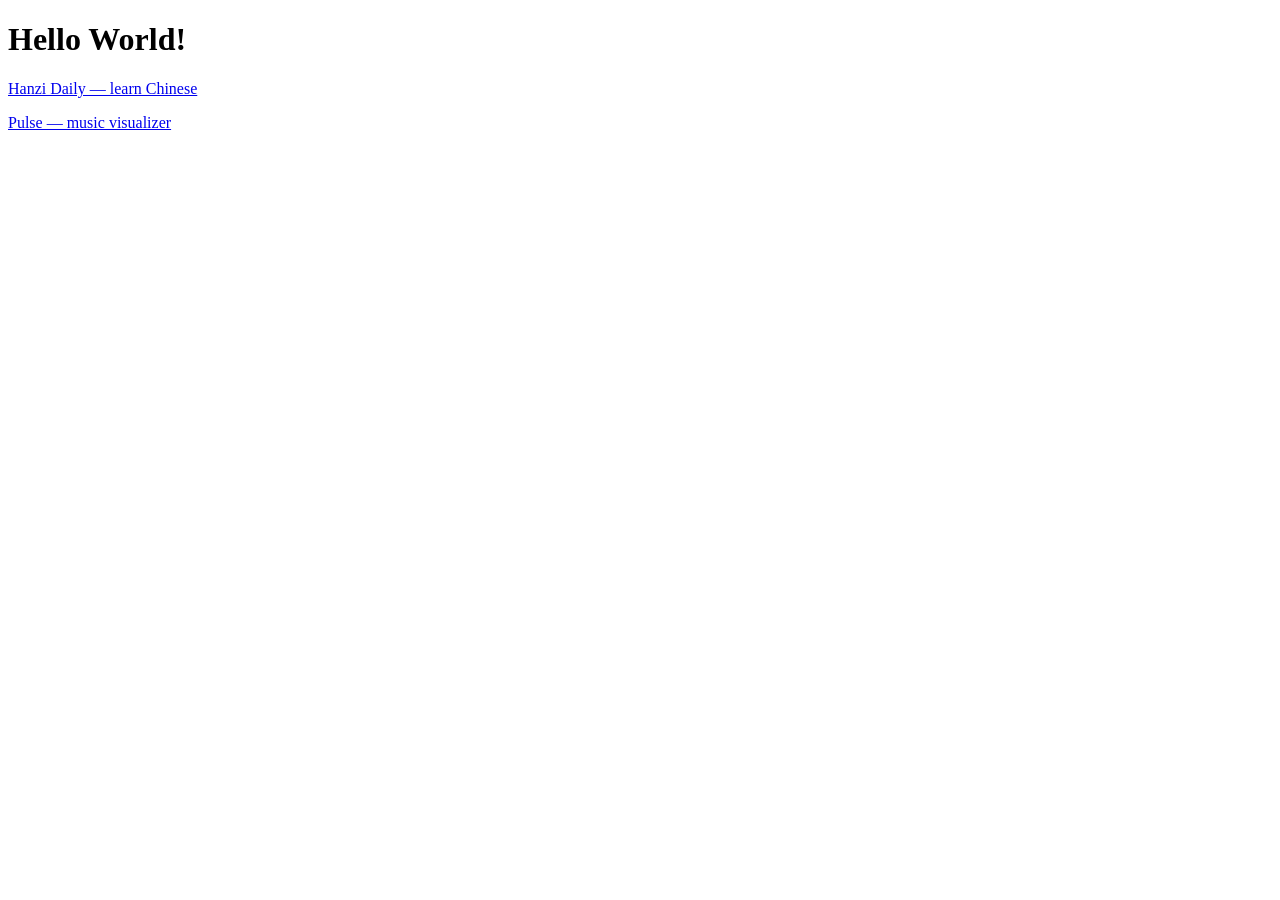
<file: index.html>
<!doctype html>
<html lang="en">
<head>
  <meta charset="utf-8">
  <meta name="viewport" content="width=device-width, initial-scale=1">
  <title>Mysteryaxis</title>
</head>
<body>
  <h1>Hello World!</h1>
  <p><a href="chinese/">Hanzi Daily — learn Chinese</a></p>
  <p><a href="visualizer/">Pulse — music visualizer</a></p>
</body>
</html>
</file>
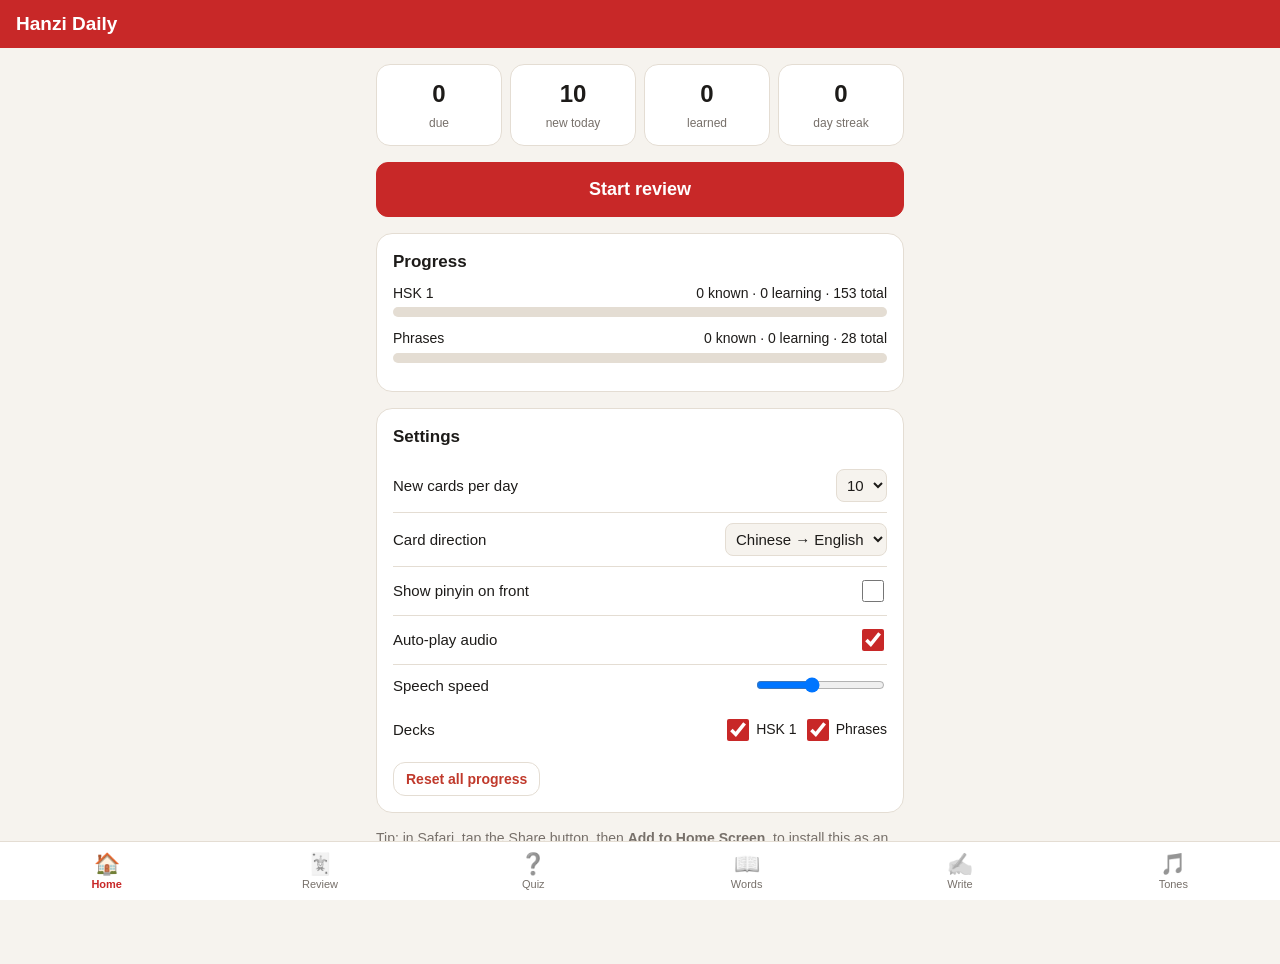
<file: chinese/index.html>
<!doctype html>
<html lang="en">
<head>
  <meta charset="utf-8">
  <meta name="viewport" content="width=device-width, initial-scale=1, viewport-fit=cover, user-scalable=no">
  <title>Hanzi Daily</title>
  <meta name="description" content="Learn Mandarin Chinese with spaced-repetition flashcards, quizzes, tones and stroke order.">
  <meta name="theme-color" content="#c82828">
  <meta name="apple-mobile-web-app-capable" content="yes">
  <meta name="mobile-web-app-capable" content="yes">
  <meta name="apple-mobile-web-app-status-bar-style" content="black-translucent">
  <meta name="apple-mobile-web-app-title" content="Hanzi">
  <link rel="apple-touch-icon" href="icons/icon-180.png">
  <link rel="icon" type="image/png" href="icons/icon-192.png">
  <link rel="manifest" href="manifest.webmanifest">
  <link rel="stylesheet" href="style.css">
</head>
<body>
  <header class="topbar">
    <h1 id="title">Hanzi Daily</h1>
  </header>

  <main id="main">
    <!-- HOME -->
    <section id="view-home" class="view active">
      <div class="stats">
        <div class="stat"><b id="stat-due">0</b><span>due</span></div>
        <div class="stat"><b id="stat-new">0</b><span>new today</span></div>
        <div class="stat"><b id="stat-learned">0</b><span>learned</span></div>
        <div class="stat"><b id="stat-streak">0</b><span>day streak</span></div>
      </div>
      <button class="btn primary big" id="start-review">Start review</button>
      <div class="card-panel">
        <h2>Progress</h2>
        <div id="deck-progress"></div>
      </div>
      <div class="card-panel">
        <h2>Settings</h2>
        <label class="row">New cards per day
          <select id="set-newPerDay">
            <option>5</option><option>10</option><option>15</option><option>20</option><option>30</option>
          </select>
        </label>
        <label class="row">Card direction
          <select id="set-direction">
            <option value="zh-en">Chinese → English</option>
            <option value="en-zh">English → Chinese</option>
            <option value="mixed">Mixed</option>
          </select>
        </label>
        <label class="row">Show pinyin on front
          <input type="checkbox" id="set-pinyinFront">
        </label>
        <label class="row">Auto-play audio
          <input type="checkbox" id="set-autoplay">
        </label>
        <label class="row">Speech speed
          <input type="range" id="set-rate" min="0.5" max="1.2" step="0.1">
        </label>
        <div class="row">Decks
          <span id="set-decks" class="deck-toggles"></span>
        </div>
        <button class="btn danger small" id="reset">Reset all progress</button>
      </div>
      <p class="hint" id="install-hint">Tip: in Safari, tap the Share button, then <b>Add to Home Screen</b>, to install this as an app. It also works offline.</p>
    </section>

    <!-- REVIEW -->
    <section id="view-review" class="view">
      <div class="progressbar"><div id="review-bar"></div></div>
      <div id="review-card" class="flashcard">
        <div class="fc-front"></div>
        <div class="fc-back hidden"></div>
      </div>
      <div id="review-actions">
        <button class="btn primary big" id="reveal">Show answer</button>
        <div class="grades hidden" id="grades">
          <button class="btn g-again" data-grade="0">Again<small id="iv0"></small></button>
          <button class="btn g-hard" data-grade="1">Hard<small id="iv1"></small></button>
          <button class="btn g-good" data-grade="2">Good<small id="iv2"></small></button>
          <button class="btn g-easy" data-grade="3">Easy<small id="iv3"></small></button>
        </div>
      </div>
      <div id="review-done" class="done hidden">
        <div class="done-emoji">🎉</div>
        <h2>All done for now!</h2>
        <p>Come back later for more reviews, or try a quiz.</p>
        <button class="btn primary" data-goto="quiz">Take a quiz</button>
        <button class="btn" id="more-new">Learn 5 more new words</button>
      </div>
    </section>

    <!-- QUIZ -->
    <section id="view-quiz" class="view">
      <div id="quiz-setup">
        <h2>Quiz</h2>
        <p class="hint">10 multiple-choice questions.</p>
        <div class="mode-grid">
          <button class="btn mode" data-mode="meaning">字 → Meaning</button>
          <button class="btn mode" data-mode="hanzi">Meaning → 字</button>
          <button class="btn mode" data-mode="listen">🔊 Listening</button>
          <button class="btn mode" data-mode="pinyin">字 → Pinyin</button>
          <button class="btn mode wide" data-mode="mixed">Mixed</button>
        </div>
        <label class="row">Only words I've studied
          <input type="checkbox" id="quiz-learned">
        </label>
      </div>
      <div id="quiz-play" class="hidden">
        <div class="progressbar"><div id="quiz-bar"></div></div>
        <div id="quiz-prompt" class="quiz-prompt"></div>
        <div id="quiz-options" class="options"></div>
        <button class="btn primary big hidden" id="quiz-next">Next</button>
      </div>
      <div id="quiz-result" class="done hidden">
        <div class="done-emoji" id="quiz-emoji"></div>
        <h2 id="quiz-score"></h2>
        <div id="quiz-missed"></div>
        <button class="btn primary" id="quiz-again">Play again</button>
      </div>
    </section>

    <!-- WORDS -->
    <section id="view-words" class="view">
      <input type="search" id="word-search" placeholder="Search 字, pinyin or English" autocomplete="off">
      <div class="seg" id="word-filter">
        <button data-f="all" class="on">All</button>
        <button data-f="new">New</button>
        <button data-f="learning">Learning</button>
        <button data-f="known">Known</button>
      </div>
      <ul id="word-list" class="word-list"></ul>
    </section>

    <!-- WRITE -->
    <section id="view-write" class="view">
      <div class="write-top">
        <input type="text" id="write-input" placeholder="Type characters, e.g. 你好" lang="zh">
        <button class="btn small" id="write-random">Random</button>
      </div>
      <div id="write-info" class="write-info"></div>
      <div id="write-chars" class="write-chars"></div>
      <div class="write-actions">
        <button class="btn" id="write-animate">▶ Stroke order</button>
        <button class="btn primary" id="write-quiz">✍️ Practice</button>
        <button class="btn" id="write-outline">Outline</button>
      </div>
      <p class="hint" id="write-msg">Tap a character to select it. In practice mode, trace each stroke in order with your finger.</p>
    </section>

    <!-- TONES -->
    <section id="view-tones" class="view">
      <div class="card-panel">
        <h2>The four tones</h2>
        <div class="tones">
          <button class="tone t1" data-say="妈"><b>mā</b><span>1st · high & flat</span><i>妈 mom</i></button>
          <button class="tone t2" data-say="麻"><b>má</b><span>2nd · rising</span><i>麻 hemp</i></button>
          <button class="tone t3" data-say="马"><b>mǎ</b><span>3rd · dip then rise</span><i>马 horse</i></button>
          <button class="tone t4" data-say="骂"><b>mà</b><span>4th · sharp fall</span><i>骂 scold</i></button>
        </div>
        <p class="hint">The neutral (5th) tone is short and light, like the second syllable of 妈妈 <span class="t5">ma</span>. Colors used throughout the app match these tones.</p>
      </div>
      <div class="card-panel">
        <h2>Tone trainer</h2>
        <p class="hint">Listen and pick the tone. <span id="tone-score"></span></p>
        <button class="btn primary big" id="tone-play">🔊 Play</button>
        <div class="tone-answers">
          <button class="btn t1b" data-tone="1">1 ˉ</button>
          <button class="btn t2b" data-tone="2">2 ˊ</button>
          <button class="btn t3b" data-tone="3">3 ˇ</button>
          <button class="btn t4b" data-tone="4">4 ˋ</button>
        </div>
        <div id="tone-feedback" class="tone-feedback"></div>
      </div>
      <div class="card-panel">
        <h2>Tone rules</h2>
        <ul class="rules">
          <li><b>3 + 3 → 2 + 3:</b> 你好 is said <i>ní hǎo</i>.</li>
          <li><b>不 bù</b> becomes <b>bú</b> before a 4th tone: 不对 <i>bú duì</i>.</li>
          <li><b>一 yī</b> becomes <b>yí</b> before a 4th tone (一个 <i>yí gè</i>) and <b>yì</b> before others (一点 <i>yì diǎn</i>).</li>
        </ul>
      </div>
    </section>
  </main>

  <nav class="tabbar">
    <button data-goto="home" class="on"><span>🏠</span>Home</button>
    <button data-goto="review"><span>🃏</span>Review</button>
    <button data-goto="quiz"><span>❓</span>Quiz</button>
    <button data-goto="words"><span>📖</span>Words</button>
    <button data-goto="write"><span>✍️</span>Write</button>
    <button data-goto="tones"><span>🎵</span>Tones</button>
  </nav>

  <div id="modal" class="modal hidden">
    <div class="sheet">
      <button class="close" id="modal-close" aria-label="Close">✕</button>
      <div id="modal-body"></div>
    </div>
  </div>

  <script src="vocab.js"></script>
  <script src="app.js"></script>
</body>
</html>
</file>
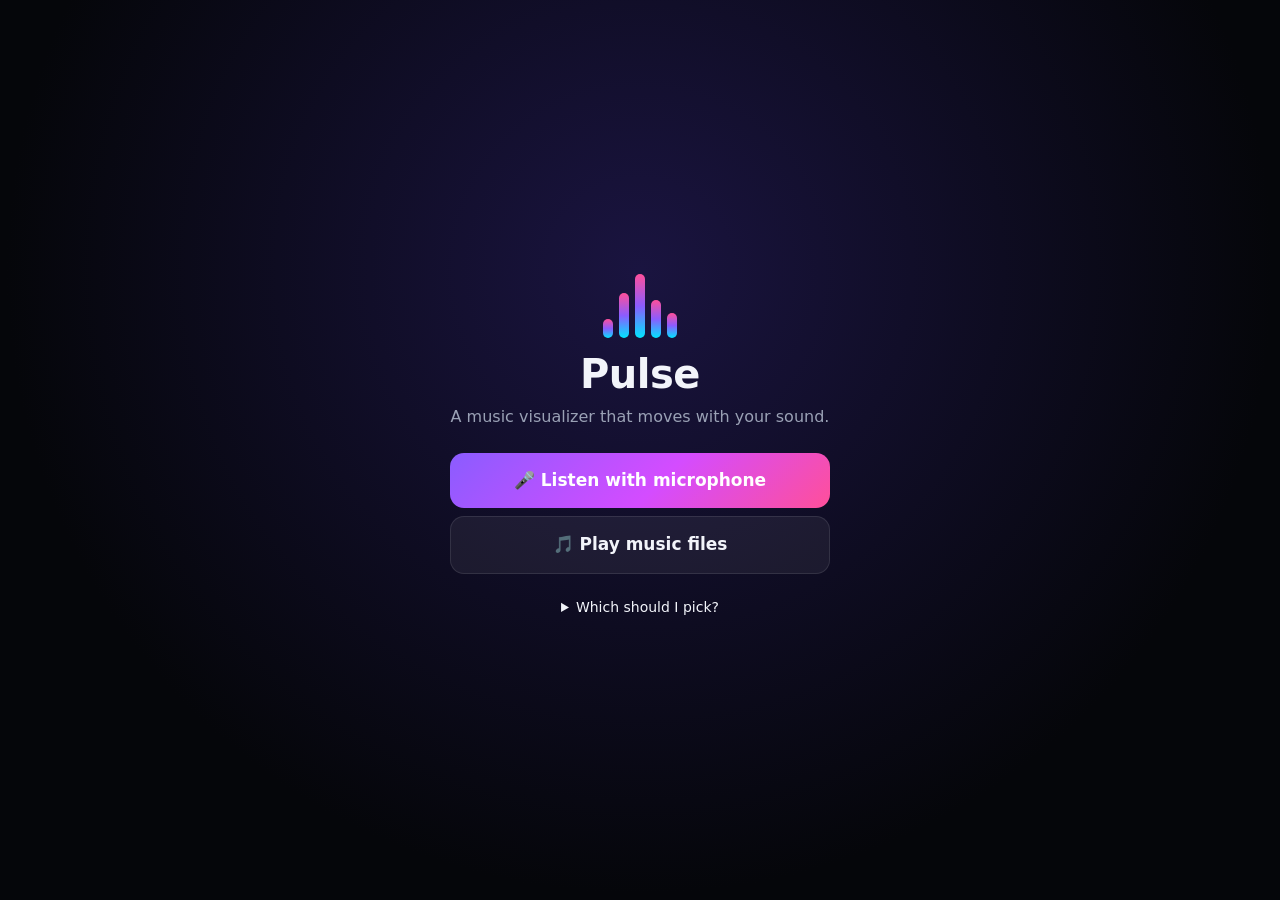
<file: visualizer/index.html>
<!doctype html>
<html lang="en">
<head>
  <meta charset="utf-8">
  <meta name="viewport" content="width=device-width, initial-scale=1, viewport-fit=cover, user-scalable=no">
  <title>Pulse Visualizer</title>
  <meta name="description" content="A music visualizer for iPhone that reacts to the audio around you or to music files on your device.">
  <meta name="theme-color" content="#05060a">
  <meta name="apple-mobile-web-app-capable" content="yes">
  <meta name="mobile-web-app-capable" content="yes">
  <meta name="apple-mobile-web-app-status-bar-style" content="black-translucent">
  <meta name="apple-mobile-web-app-title" content="Pulse">
  <link rel="apple-touch-icon" href="icons/icon-180.png">
  <link rel="icon" type="image/png" href="icons/icon-192.png">
  <link rel="manifest" href="manifest.webmanifest">
  <link rel="stylesheet" href="style.css">
</head>
<body>
  <canvas id="stage"></canvas>
  <div id="hud" hidden></div>
  <div id="toast"></div>
  <button id="no-sound" hidden><span id="no-sound-text"></span></button>

  <!-- START SCREEN -->
  <section id="start" class="overlay">
    <div class="start-card">
      <div class="logo" aria-hidden="true"><i></i><i></i><i></i><i></i><i></i></div>
      <h1>Pulse</h1>
      <p class="sub">A music visualizer that moves with your sound.</p>
      <button class="btn primary big" id="start-mic">🎤 Listen with microphone</button>
      <button class="btn big" id="start-file">🎵 Play music files</button>
      <details class="help">
        <summary>Which should I pick?</summary>
        <p><b>Microphone</b> picks up whatever is playing out loud: your iPhone speaker, a Bluetooth speaker, a TV or a live band. Works with Spotify, Apple Music, YouTube and anything else.</p>
        <p><b>Music files</b> plays songs from the Files app (MP3, M4A, WAV, AAC…) and is analysed directly, so it's in perfect sync and works with headphones.</p>
        <p>iOS doesn't let any app read audio from other apps directly, so streaming apps work through the microphone.</p>
        <p>Tip: tap <b>Share → Add to Home Screen</b> to use Pulse full screen like a regular app.</p>
      </details>
    </div>
  </section>

  <!-- CONTROL BAR -->
  <nav id="controls" class="hidden">
    <div id="player" hidden>
      <div class="track"><span id="track-title">—</span><span id="track-time">0:00</span></div>
      <input type="range" id="seek" min="0" max="1000" value="0" aria-label="Seek">
    </div>
    <div class="bar">
      <button class="icon" id="btn-source" aria-label="Change audio source">🎤</button>
      <button class="icon" id="btn-prev-mode" aria-label="Previous visualization">‹</button>
      <button class="mode-name" id="btn-mode"><span id="mode-label">Bars</span></button>
      <button class="icon" id="btn-next-mode" aria-label="Next visualization">›</button>
      <span class="spacer" id="file-btns" hidden>
        <button class="icon" id="btn-prev-track" aria-label="Previous track">⏮</button>
        <button class="icon" id="btn-play" aria-label="Play or pause">⏸</button>
        <button class="icon" id="btn-next-track" aria-label="Next track">⏭</button>
      </span>
      <button class="icon" id="btn-settings" aria-label="Settings">⚙︎</button>
    </div>
  </nav>

  <!-- SOURCE PICKER -->
  <section id="source-sheet" class="sheet" hidden>
    <div class="sheet-head"><h2>Audio source</h2><button class="icon close" data-close aria-label="Close">✕</button></div>
    <button class="btn big primary" id="src-mic">🎤 Microphone</button>
    <button class="btn big" id="src-file">🎵 Choose music files…</button>
    <p class="note">Streaming apps (Spotify, Apple Music, YouTube) can't be read directly on iOS. Play them out loud and use the microphone, or open downloaded files for exact sync.</p>
  </section>

  <!-- SETTINGS -->
  <section id="settings-sheet" class="sheet tall" hidden>
    <div class="sheet-head"><h2>Settings</h2><button class="icon close" data-close aria-label="Close">✕</button></div>
    <div id="settings-body"></div>
    <button class="btn" id="reset-settings">Reset to defaults</button>
  </section>

  <div id="scrim" hidden></div>
  <div id="mic-error" class="overlay" hidden>
    <div class="start-card">
      <h1>Microphone blocked</h1>
      <p class="sub" id="mic-error-text"></p>
      <button class="btn primary big" id="mic-error-ok">OK</button>
    </div>
  </div>

  <input type="file" id="file-input" accept="audio/*,.mp3,.m4a,.aac,.wav,.flac,.ogg,.aif,.aiff" multiple hidden>
  <audio id="audio" playsinline preload="auto"></audio>

  <script src="app.js"></script>
</body>
</html>
</file>
<file: chinese/style.css>
:root {
  --bg: #f6f3ee;
  --panel: #ffffff;
  --text: #1d1b19;
  --muted: #77706a;
  --line: #e4ddd3;
  --accent: #c82828;
  --accent-text: #ffffff;
  --good: #2e8b57;
  --bad: #c0392b;
  --t1: #d43a2f;
  --t2: #e08a00;
  --t3: #2e9a4a;
  --t4: #2f66d0;
  --t5: #8a8580;
  --tab-h: 58px;
  --top-h: 48px;
  color-scheme: light dark;
}
@media (prefers-color-scheme: dark) {
  :root {
    --bg: #141312;
    --panel: #1f1d1b;
    --text: #f1ece6;
    --muted: #a19990;
    --line: #34302c;
    --accent: #e0483f;
    --t1: #ff6b5e;
    --t2: #ffb02e;
    --t3: #4fcf72;
    --t4: #6b9bff;
    --t5: #a8a29b;
  }
}

* { box-sizing: border-box; -webkit-tap-highlight-color: transparent; }
html, body { margin: 0; height: 100%; }
body {
  background: var(--bg);
  color: var(--text);
  font: 16px/1.4 -apple-system, BlinkMacSystemFont, "Segoe UI", "PingFang SC", "Hiragino Sans GB", "Noto Sans SC", sans-serif;
  -webkit-user-select: none;
  user-select: none;
  overscroll-behavior: none;
}
input, select { -webkit-user-select: auto; user-select: auto; }
.hidden { display: none !important; }

.topbar {
  position: fixed; top: 0; left: 0; right: 0; z-index: 10;
  padding: env(safe-area-inset-top) 16px 0;
  height: calc(var(--top-h) + env(safe-area-inset-top));
  background: var(--accent); color: var(--accent-text);
  display: flex; align-items: center;
}
.topbar h1 { margin: 0; font-size: 19px; font-weight: 700; }

main {
  padding: calc(var(--top-h) + env(safe-area-inset-top) + 16px) 16px calc(var(--tab-h) + env(safe-area-inset-bottom) + 24px);
  max-width: 560px; margin: 0 auto;
}
.view { display: none; }
.view.active { display: block; animation: fade .18s ease; }
@keyframes fade { from { opacity: 0; transform: translateY(4px); } to { opacity: 1; } }

.tabbar {
  position: fixed; bottom: 0; left: 0; right: 0; z-index: 10;
  display: flex; background: var(--panel); border-top: 1px solid var(--line);
  padding-bottom: env(safe-area-inset-bottom);
}
.tabbar button {
  flex: 1; height: var(--tab-h); border: 0; background: none; color: var(--muted);
  font-size: 11px; display: flex; flex-direction: column; align-items: center; justify-content: center; gap: 2px;
}
.tabbar button span { font-size: 21px; filter: grayscale(1); opacity: .7; }
.tabbar button.on { color: var(--accent); font-weight: 600; }
.tabbar button.on span { filter: none; opacity: 1; }

h2 { font-size: 17px; margin: 0 0 10px; }
.hint { color: var(--muted); font-size: 14px; }

.btn {
  display: inline-flex; align-items: center; justify-content: center; flex-direction: column;
  border: 1px solid var(--line); background: var(--panel); color: var(--text);
  border-radius: 12px; padding: 12px 16px; font-size: 16px; font-weight: 600;
  font-family: inherit; cursor: pointer; transition: transform .08s;
}
.btn:active { transform: scale(.97); }
.btn.primary { background: var(--accent); color: var(--accent-text); border-color: var(--accent); }
.btn.big { width: 100%; padding: 16px; font-size: 18px; margin: 8px 0 16px; }
.btn.small { padding: 8px 12px; font-size: 14px; }
.btn.danger { color: var(--bad); margin-top: 8px; }
.btn small { font-size: 11px; font-weight: 400; opacity: .8; }

.stats { display: grid; grid-template-columns: repeat(4, 1fr); gap: 8px; margin-bottom: 8px; }
.stat { background: var(--panel); border: 1px solid var(--line); border-radius: 14px; padding: 12px 4px; text-align: center; }
.stat b { display: block; font-size: 24px; }
.stat span { font-size: 12px; color: var(--muted); }

.card-panel { background: var(--panel); border: 1px solid var(--line); border-radius: 16px; padding: 16px; margin-bottom: 16px; }
.row { display: flex; justify-content: space-between; align-items: center; gap: 12px; padding: 10px 0; border-bottom: 1px solid var(--line); font-size: 15px; }
.row:last-of-type { border-bottom: 0; }
.row select, .row input[type=range] { font-size: 15px; max-width: 55%; }
.row select { background: var(--bg); color: var(--text); border: 1px solid var(--line); border-radius: 8px; padding: 6px; }
.row input[type=checkbox] { width: 22px; height: 22px; accent-color: var(--accent); }
.deck-toggles { display: flex; gap: 6px; flex-wrap: wrap; justify-content: flex-end; }
.deck-toggles label { display: flex; gap: 4px; align-items: center; font-size: 14px; }

.deck-bar { margin: 8px 0 12px; }
.deck-bar .label { display: flex; justify-content: space-between; font-size: 14px; margin-bottom: 4px; }
.meter { height: 10px; background: var(--line); border-radius: 6px; overflow: hidden; display: flex; }
.meter i { display: block; height: 100%; }
.meter .known { background: var(--good); }
.meter .learning { background: var(--t2); }

.progressbar { height: 6px; background: var(--line); border-radius: 4px; overflow: hidden; margin-bottom: 16px; }
.progressbar div { height: 100%; width: 0; background: var(--accent); transition: width .25s; }

.flashcard {
  background: var(--panel); border: 1px solid var(--line); border-radius: 22px;
  min-height: 46vh; padding: 24px 16px; text-align: center;
  display: flex; flex-direction: column; justify-content: center; align-items: center; gap: 10px;
  box-shadow: 0 6px 24px rgba(0,0,0,.06);
}
.fc-front, .fc-back { width: 100%; }
.fc-back { border-top: 1px dashed var(--line); padding-top: 14px; margin-top: 6px; }
.hanzi { font-size: 72px; line-height: 1.15; font-weight: 500; word-break: keep-all; }
.hanzi.long { font-size: 40px; }
.pinyin { font-size: 24px; margin: 4px 0; }
.meaning { font-size: 21px; }
.meaning.front { font-size: 28px; font-weight: 600; }
.speak { border: 0; background: var(--bg); border-radius: 50%; width: 46px; height: 46px; font-size: 22px; margin-top: 6px; cursor: pointer; }
.tag { display: inline-block; font-size: 12px; color: var(--muted); border: 1px solid var(--line); border-radius: 10px; padding: 1px 8px; }

.grades { display: grid; grid-template-columns: repeat(4, 1fr); gap: 8px; margin-top: 16px; }
.grades .btn { padding: 12px 4px; }
.g-again { color: var(--bad); }
.g-hard { color: var(--t2); }
.g-good { color: var(--good); }
.g-easy { color: var(--t4); }

.done { text-align: center; padding: 32px 8px; }
.done-emoji { font-size: 60px; }
.done .btn { margin: 6px; }

.t1 { color: var(--t1); } .t2 { color: var(--t2); } .t3 { color: var(--t3); } .t4 { color: var(--t4); } .t5 { color: var(--t5); }

.mode-grid { display: grid; grid-template-columns: 1fr 1fr; gap: 10px; margin: 12px 0 16px; }
.mode-grid .wide { grid-column: span 2; }
.mode { padding: 20px 8px; }
.quiz-prompt { text-align: center; padding: 20px 0; min-height: 160px; display: flex; flex-direction: column; justify-content: center; align-items: center; }
.quiz-prompt .q-label { color: var(--muted); font-size: 14px; margin-bottom: 8px; }
.options { display: grid; gap: 10px; }
.options .btn { min-height: 56px; font-weight: 500; }
.options .btn.zh { font-size: 28px; }
.options .btn.correct { background: var(--good); color: #fff; border-color: var(--good); }
.options .btn.wrong { background: var(--bad); color: #fff; border-color: var(--bad); }
#quiz-next { margin-top: 16px; }
#quiz-missed { text-align: left; margin: 16px 0; }

input[type=search], input[type=text] {
  width: 100%; font-size: 17px; padding: 12px 14px; border-radius: 12px;
  border: 1px solid var(--line); background: var(--panel); color: var(--text); font-family: inherit;
}
.seg { display: flex; background: var(--line); border-radius: 10px; padding: 2px; margin: 12px 0; }
.seg button { flex: 1; border: 0; background: none; color: var(--text); padding: 7px 0; border-radius: 8px; font-size: 14px; font-family: inherit; }
.seg button.on { background: var(--panel); font-weight: 600; box-shadow: 0 1px 3px rgba(0,0,0,.1); }
.word-list { list-style: none; margin: 0; padding: 0; background: var(--panel); border-radius: 14px; border: 1px solid var(--line); overflow: hidden; }
.word-list li { display: flex; align-items: center; gap: 12px; padding: 10px 14px; border-bottom: 1px solid var(--line); cursor: pointer; }
.word-list li:last-child { border-bottom: 0; }
.word-list .wl-zh { font-size: 26px; min-width: 64px; }
.word-list .wl-mid { flex: 1; min-width: 0; }
.word-list .wl-py { font-size: 15px; }
.word-list .wl-en { font-size: 13px; color: var(--muted); white-space: nowrap; overflow: hidden; text-overflow: ellipsis; }
.dot { width: 10px; height: 10px; border-radius: 50%; background: var(--line); flex: none; }
.dot.learning { background: var(--t2); }
.dot.known { background: var(--good); }
.empty { padding: 24px; text-align: center; color: var(--muted); }

.write-top { display: flex; gap: 8px; }
.write-top input { flex: 1; }
.write-info { text-align: center; margin: 12px 0 4px; min-height: 52px; }
.write-chars { display: flex; flex-wrap: wrap; justify-content: center; gap: 10px; margin: 8px 0 16px; }
.write-box {
  background: var(--panel); border: 2px solid var(--line); border-radius: 14px; position: relative;
  touch-action: none;
}
.write-box.sel { border-color: var(--accent); }
.write-box svg.grid { position: absolute; inset: 0; pointer-events: none; }
.write-actions { display: grid; grid-template-columns: 1fr 1fr 1fr; gap: 8px; }
.write-actions .btn { padding: 12px 4px; font-size: 14px; }

.tones { display: grid; grid-template-columns: 1fr 1fr; gap: 10px; }
.tone { border: 1px solid var(--line); background: var(--bg); border-radius: 14px; padding: 14px 8px; display: flex; flex-direction: column; align-items: center; gap: 2px; font-family: inherit; cursor: pointer; }
.tone b { font-size: 30px; }
.tone span { font-size: 12px; color: var(--muted); }
.tone i { font-style: normal; font-size: 14px; color: var(--text); }
.tone-answers { display: grid; grid-template-columns: repeat(4, 1fr); gap: 8px; }
.tone-answers .btn { font-size: 20px; }
.t1b { color: var(--t1); } .t2b { color: var(--t2); } .t3b { color: var(--t3); } .t4b { color: var(--t4); }
.tone-feedback { text-align: center; min-height: 64px; margin-top: 12px; font-size: 18px; }
.tone-feedback .hanzi { font-size: 40px; }
.rules { padding-left: 18px; margin: 0; }
.rules li { margin-bottom: 8px; }

.modal { position: fixed; inset: 0; background: rgba(0,0,0,.45); z-index: 20; display: flex; align-items: flex-end; justify-content: center; }
.sheet {
  background: var(--panel); width: 100%; max-width: 560px; border-radius: 22px 22px 0 0;
  padding: 24px 16px calc(24px + env(safe-area-inset-bottom)); text-align: center; position: relative;
  animation: up .2s ease;
}
@keyframes up { from { transform: translateY(40px); opacity: 0; } to { transform: none; opacity: 1; } }
.sheet .close { position: absolute; right: 12px; top: 12px; border: 0; background: var(--bg); color: var(--text); border-radius: 50%; width: 32px; height: 32px; font-size: 15px; }
.sheet .btn { margin: 12px 4px 0; }
.sheet .chars { display: flex; justify-content: center; gap: 6px; flex-wrap: wrap; margin-top: 12px; }
.sheet .chars span { font-size: 13px; color: var(--muted); border: 1px solid var(--line); border-radius: 8px; padding: 4px 8px; }
</file>
<file: visualizer/style.css>
:root {
  --bg: #05060a;
  --panel: rgba(18, 20, 30, 0.92);
  --line: rgba(255, 255, 255, 0.1);
  --text: #f2f4fa;
  --dim: #9aa1b5;
  --accent: #8b5cff;
  --accent2: #00e5ff;
  --safe-b: env(safe-area-inset-bottom, 0px);
  --safe-t: env(safe-area-inset-top, 0px);
}

* { box-sizing: border-box; -webkit-tap-highlight-color: transparent; }

html, body {
  margin: 0;
  height: 100%;
  background: var(--bg);
  color: var(--text);
  font: 16px/1.4 -apple-system, BlinkMacSystemFont, "SF Pro Text", system-ui, sans-serif;
  overflow: hidden;
  overscroll-behavior: none;
  -webkit-user-select: none;
  user-select: none;
  -webkit-touch-callout: none;
}

#stage {
  position: fixed;
  inset: 0;
  width: 100%;
  height: 100%;
  display: block;
  touch-action: none;
}

button { font: inherit; color: inherit; cursor: pointer; }

.btn {
  display: block;
  width: 100%;
  padding: 12px 16px;
  margin: 8px 0;
  border: 1px solid var(--line);
  border-radius: 14px;
  background: rgba(255, 255, 255, 0.06);
  font-weight: 600;
}
.btn.big { padding: 16px; font-size: 17px; }
.btn.primary {
  border: 0;
  background: linear-gradient(135deg, var(--accent), #d44cff 55%, #ff4f9a);
  color: #fff;
}
.btn:active { transform: scale(0.98); }

/* Start / message overlays */
.overlay {
  position: fixed;
  inset: 0;
  display: grid;
  place-items: center;
  padding: calc(24px + var(--safe-t)) 20px calc(24px + var(--safe-b));
  background: radial-gradient(ellipse at 50% 30%, #1a1440 0%, var(--bg) 70%);
  z-index: 20;
  overflow-y: auto;
}
.overlay[hidden] { display: none; }
.start-card { width: 100%; max-width: 380px; text-align: center; }
.start-card h1 { font-size: 40px; margin: 8px 0 4px; letter-spacing: -0.5px; }
.sub { color: var(--dim); margin: 0 0 24px; }
.help { text-align: left; margin-top: 16px; color: var(--dim); font-size: 14px; }
.help summary { text-align: center; color: var(--text); padding: 8px; }
.help b { color: var(--text); }

.logo { display: flex; gap: 6px; justify-content: center; align-items: flex-end; height: 64px; }
.logo i {
  width: 10px;
  border-radius: 5px;
  background: linear-gradient(to top, var(--accent2), var(--accent), #ff4f9a);
  animation: bounce 1.1s ease-in-out infinite;
}
.logo i:nth-child(1) { height: 30%; animation-delay: -0.2s; }
.logo i:nth-child(2) { height: 70%; animation-delay: -0.5s; }
.logo i:nth-child(3) { height: 100%; animation-delay: -0.8s; }
.logo i:nth-child(4) { height: 60%; animation-delay: -0.35s; }
.logo i:nth-child(5) { height: 40%; animation-delay: -0.65s; }
@keyframes bounce { 50% { transform: scaleY(0.4); } }
.logo i { transform-origin: bottom; }

/* Control bar */
#controls {
  position: fixed;
  left: 0;
  right: 0;
  bottom: 0;
  padding: 10px 12px calc(10px + var(--safe-b));
  background: linear-gradient(to top, rgba(5, 6, 10, 0.95), rgba(5, 6, 10, 0.6) 70%, transparent);
  transition: opacity 0.35s, transform 0.35s;
  z-index: 5;
}
#controls.hidden { opacity: 0; transform: translateY(20px); pointer-events: none; }
.bar { display: flex; align-items: center; gap: 4px; }
.spacer { display: flex; gap: 2px; margin-left: auto; }
.spacer[hidden] { display: none; }
.icon {
  width: 44px;
  height: 44px;
  border: 0;
  border-radius: 22px;
  background: rgba(255, 255, 255, 0.08);
  font-size: 20px;
  line-height: 44px;
  padding: 0;
  flex: none;
}
.icon:active { background: rgba(255, 255, 255, 0.2); }
.mode-name {
  border: 0;
  background: none;
  font-weight: 700;
  font-size: 15px;
  min-width: 84px;
  padding: 0 4px;
  white-space: nowrap;
}
#btn-settings { margin-left: auto; }
.spacer:not([hidden]) + #btn-settings { margin-left: 4px; }

#player { margin-bottom: 8px; }
#player[hidden] { display: none; }
.track { display: flex; justify-content: space-between; gap: 12px; font-size: 13px; color: var(--dim); margin-bottom: 2px; }
#track-title { color: var(--text); font-weight: 600; overflow: hidden; text-overflow: ellipsis; white-space: nowrap; }
#track-time { flex: none; font-variant-numeric: tabular-nums; }

input[type="range"] {
  -webkit-appearance: none;
  appearance: none;
  width: 100%;
  height: 28px;
  background: transparent;
  margin: 0;
}
input[type="range"]::-webkit-slider-runnable-track {
  height: 4px;
  border-radius: 2px;
  background: rgba(255, 255, 255, 0.18);
}
input[type="range"]::-webkit-slider-thumb {
  -webkit-appearance: none;
  width: 22px;
  height: 22px;
  margin-top: -9px;
  border-radius: 50%;
  background: #fff;
  box-shadow: 0 1px 6px rgba(0, 0, 0, 0.5);
}

/* Bottom sheets */
#scrim { position: fixed; inset: 0; background: rgba(0, 0, 0, 0.35); z-index: 9; }
#scrim[hidden] { display: none; }
.sheet {
  position: fixed;
  left: 0;
  right: 0;
  bottom: 0;
  max-width: 560px;
  margin: 0 auto;
  padding: 8px 18px calc(18px + var(--safe-b));
  background: var(--panel);
  -webkit-backdrop-filter: blur(20px);
  backdrop-filter: blur(20px);
  border-radius: 22px 22px 0 0;
  border-top: 1px solid var(--line);
  z-index: 10;
  animation: rise 0.25s ease-out;
}
.sheet[hidden] { display: none; }
.sheet.tall { max-height: 78vh; overflow-y: auto; -webkit-overflow-scrolling: touch; }
@keyframes rise { from { transform: translateY(40px); opacity: 0; } }
.sheet-head {
  position: sticky;
  top: -8px;
  display: flex;
  align-items: center;
  justify-content: space-between;
  padding: 8px 0;
  background: inherit;
  z-index: 1;
}
.tall .sheet-head { background: rgb(18, 20, 30); margin: 0 -18px; padding: 8px 18px; }
.sheet h2 { margin: 0; font-size: 20px; }
.close { font-size: 16px; }
.note { color: var(--dim); font-size: 13px; }

.group-title {
  margin: 20px 0 6px;
  font-size: 12px;
  font-weight: 700;
  letter-spacing: 0.08em;
  text-transform: uppercase;
  color: var(--dim);
}
.setting {
  display: flex;
  align-items: center;
  justify-content: space-between;
  gap: 12px;
  min-height: 48px;
  border-bottom: 1px solid var(--line);
}
.setting.slider { display: block; padding: 8px 0 2px; }
.setting.slider .lbl { display: flex; justify-content: space-between; font-size: 15px; }
.setting .val { color: var(--dim); font-variant-numeric: tabular-nums; }
.hint { font-size: 12px; color: var(--dim); margin: -2px 0 6px; }

.chips { display: flex; flex-wrap: wrap; gap: 8px; padding: 6px 0 4px; }
.chip {
  padding: 8px 14px;
  border-radius: 999px;
  border: 1px solid var(--line);
  background: rgba(255, 255, 255, 0.05);
  font-size: 14px;
  font-weight: 600;
  display: flex;
  align-items: center;
  gap: 8px;
}
.chip.on { background: #fff; color: #000; border-color: #fff; }
.swatch { width: 28px; height: 12px; border-radius: 6px; }

/* iOS-style switch */
.switch { position: relative; width: 51px; height: 31px; flex: none; }
.switch input { opacity: 0; width: 0; height: 0; position: absolute; }
.switch span {
  position: absolute;
  inset: 0;
  border-radius: 16px;
  background: rgba(255, 255, 255, 0.18);
  transition: background 0.2s;
}
.switch span::after {
  content: "";
  position: absolute;
  top: 2px;
  left: 2px;
  width: 27px;
  height: 27px;
  border-radius: 50%;
  background: #fff;
  transition: transform 0.2s;
}
.switch input:checked + span { background: #34c759; }
.switch input:checked + span::after { transform: translateX(20px); }

#toast {
  position: fixed;
  top: calc(18px + var(--safe-t));
  left: 50%;
  transform: translate(-50%, -10px);
  padding: 8px 16px;
  border-radius: 999px;
  background: rgba(0, 0, 0, 0.55);
  -webkit-backdrop-filter: blur(10px);
  backdrop-filter: blur(10px);
  font-weight: 700;
  font-size: 15px;
  opacity: 0;
  pointer-events: none;
  transition: opacity 0.3s, transform 0.3s;
  z-index: 15;
  white-space: nowrap;
}
#toast.show { opacity: 1; transform: translate(-50%, 0); }

#hud {
  position: fixed;
  top: calc(8px + var(--safe-t));
  right: 10px;
  font: 11px/1.3 ui-monospace, Menlo, monospace;
  color: rgba(255, 255, 255, 0.6);
  text-align: right;
  pointer-events: none;
  z-index: 4;
  white-space: pre;
}
#hud[hidden] { display: none; }

#no-sound {
  position: fixed;
  top: calc(60px + var(--safe-t));
  left: 16px;
  right: 16px;
  max-width: 480px;
  margin: 0 auto;
  padding: 12px 16px;
  border: 1px solid rgba(255, 200, 80, 0.4);
  border-radius: 14px;
  background: rgba(40, 30, 10, 0.85);
  -webkit-backdrop-filter: blur(10px);
  backdrop-filter: blur(10px);
  color: #ffe2a0;
  font-size: 14px;
  text-align: left;
  z-index: 8;
}
#no-sound[hidden] { display: none; }
</file>
